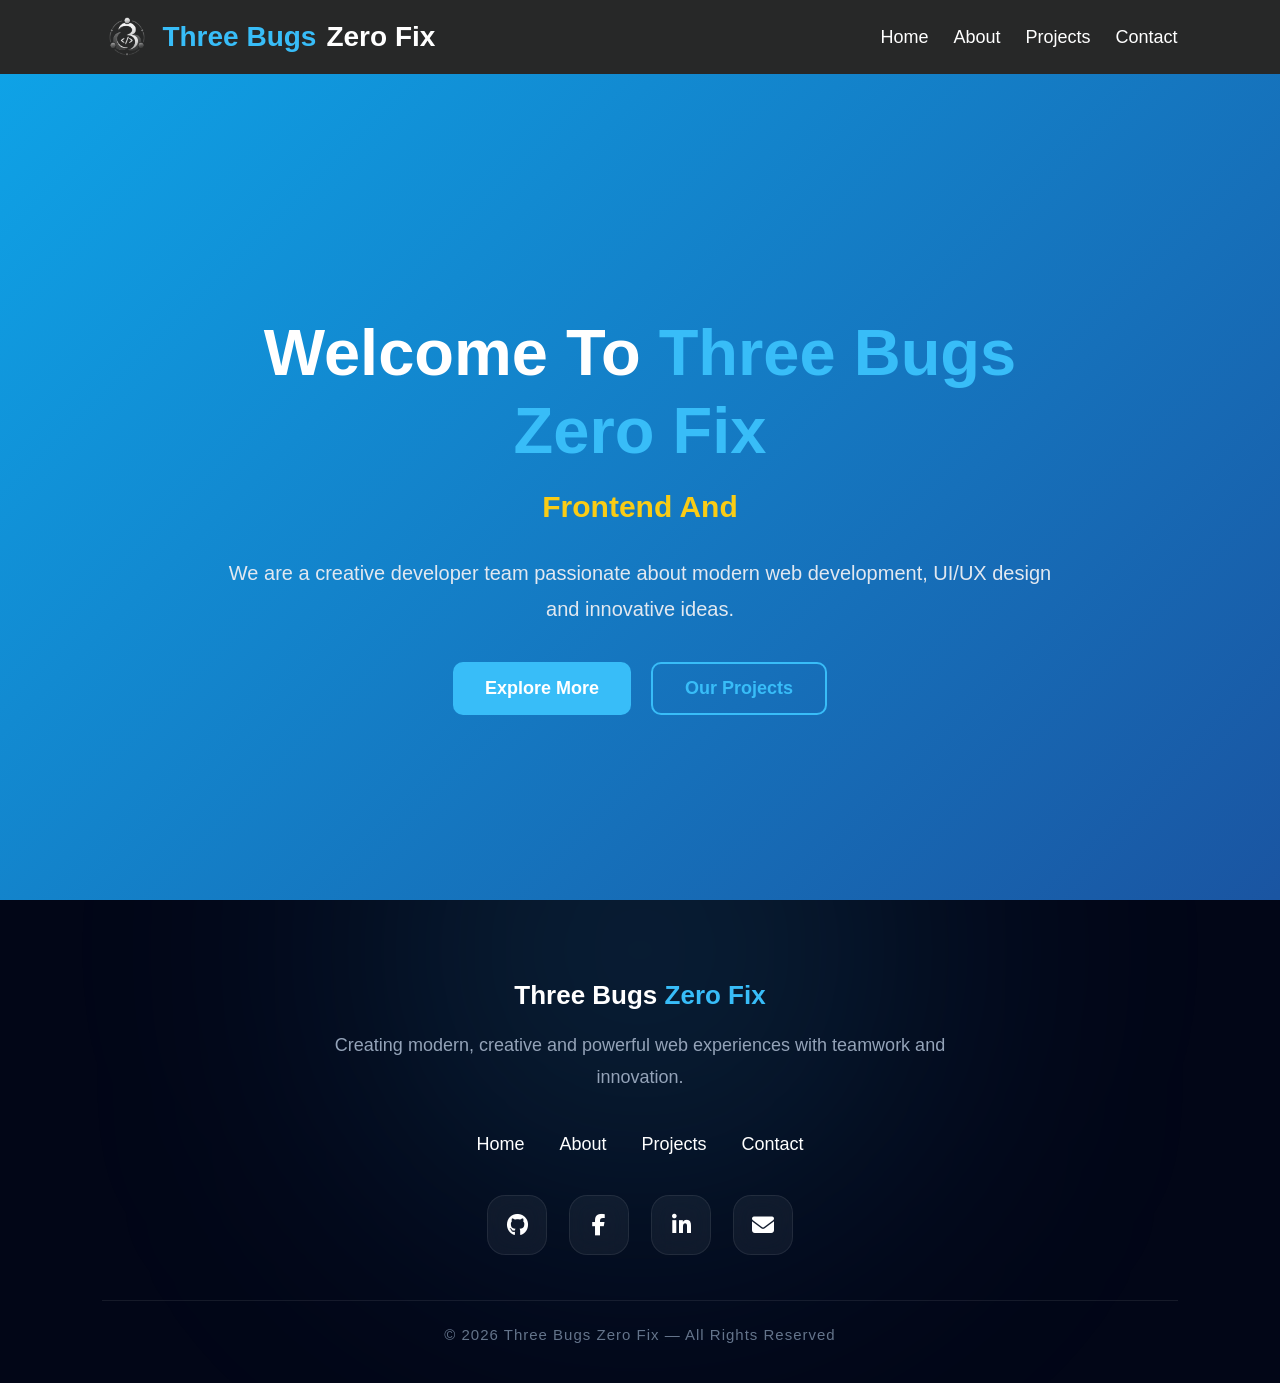
<file: index.html>
<!doctype html>
<html lang="en">
  <head>
    <meta charset="UTF-8" />
    <meta name="viewport" content="width=device-width, initial-scale=1.0" />
    <title>Three Bugs Zero Fix</title>

    <link rel="stylesheet" href="css/style.css" />

    <!--Font Awesome add-->
    <link
      rel="stylesheet"
      href="https://cdnjs.cloudflare.com/ajax/libs/font-awesome/6.5.2/css/all.min.css"
    />
  </head>

  <body>
    <!-- Navbar -->

    <nav class="navbar">
      <div class="logo">
        <img src="images/team-logo.jpg" alt="Logo" />
        Three Bugs <span class="accent">Zero Fix</span>
      </div>

      <ul class="nav-links">
        <li><a href="index.html">Home</a></li>
        <li><a href="about.html">About</a></li>
        <li><a href="projects.html">Projects</a></li>
        <li><a href="contact.html">Contact</a></li>
      </ul>

      <!-- Phone Menu Button -->
      <button
        class="menu-btn"
        aria-label="Toggle menu"
        tabindex="0"
        onKeyDown="this.click()"
      >
        ☰
      </button>
    </nav>

    <!-- Hero Section -->

    <section class="hero">
      <div class="hero-content">
        <h1>Welcome To <span>Three Bugs Zero Fix</span></h1>

        <h2 class="typing-text"></h2>

        <p>
          We are a creative developer team passionate about modern web
          development, UI/UX design and innovative ideas.
        </p>

        <div class="hero-buttons">
          <button class="btn-primary">Explore More</button>
          <button class="btn-secondary">Our Projects</button>
        </div>
      </div>
    </section>

    <!-- Footer -->

    <footer class="footer">
      <div class="footer-glow"></div>

      <div class="footer-container">
        <div class="footer-brand">
          <h3>Three Bugs <span>Zero Fix</span></h3>

          <p>
            Creating modern, creative and powerful web experiences with teamwork
            and innovation.
          </p>
        </div>

        <div class="footer-nav">
          <a href="/index.html">Home</a>
          <a href="/about.html">About</a>
          <a href="/projects.html">Projects</a>
          <a href="/contact.html">Contact</a>
        </div>

        <div class="footer-social">
          <a href="https://github.com/Three-Bugs-Zero-Fix"
            ><i class="fa-brands fa-github"></i
          ></a>

          <a href="#"><i class="fa-brands fa-facebook-f"></i></a>

          <a href="#"><i class="fa-brands fa-linkedin-in"></i></a>

          <a href="#"><i class="fa-solid fa-envelope"></i></a>
        </div>

        <div class="footer-bottom">
          <p>© 2026 Three Bugs Zero Fix — All Rights Reserved</p>
        </div>
      </div>
    </footer>
    <!-- end of footer -->

    <script src="js/script.js"></script>
  </body>
</html>
</file>
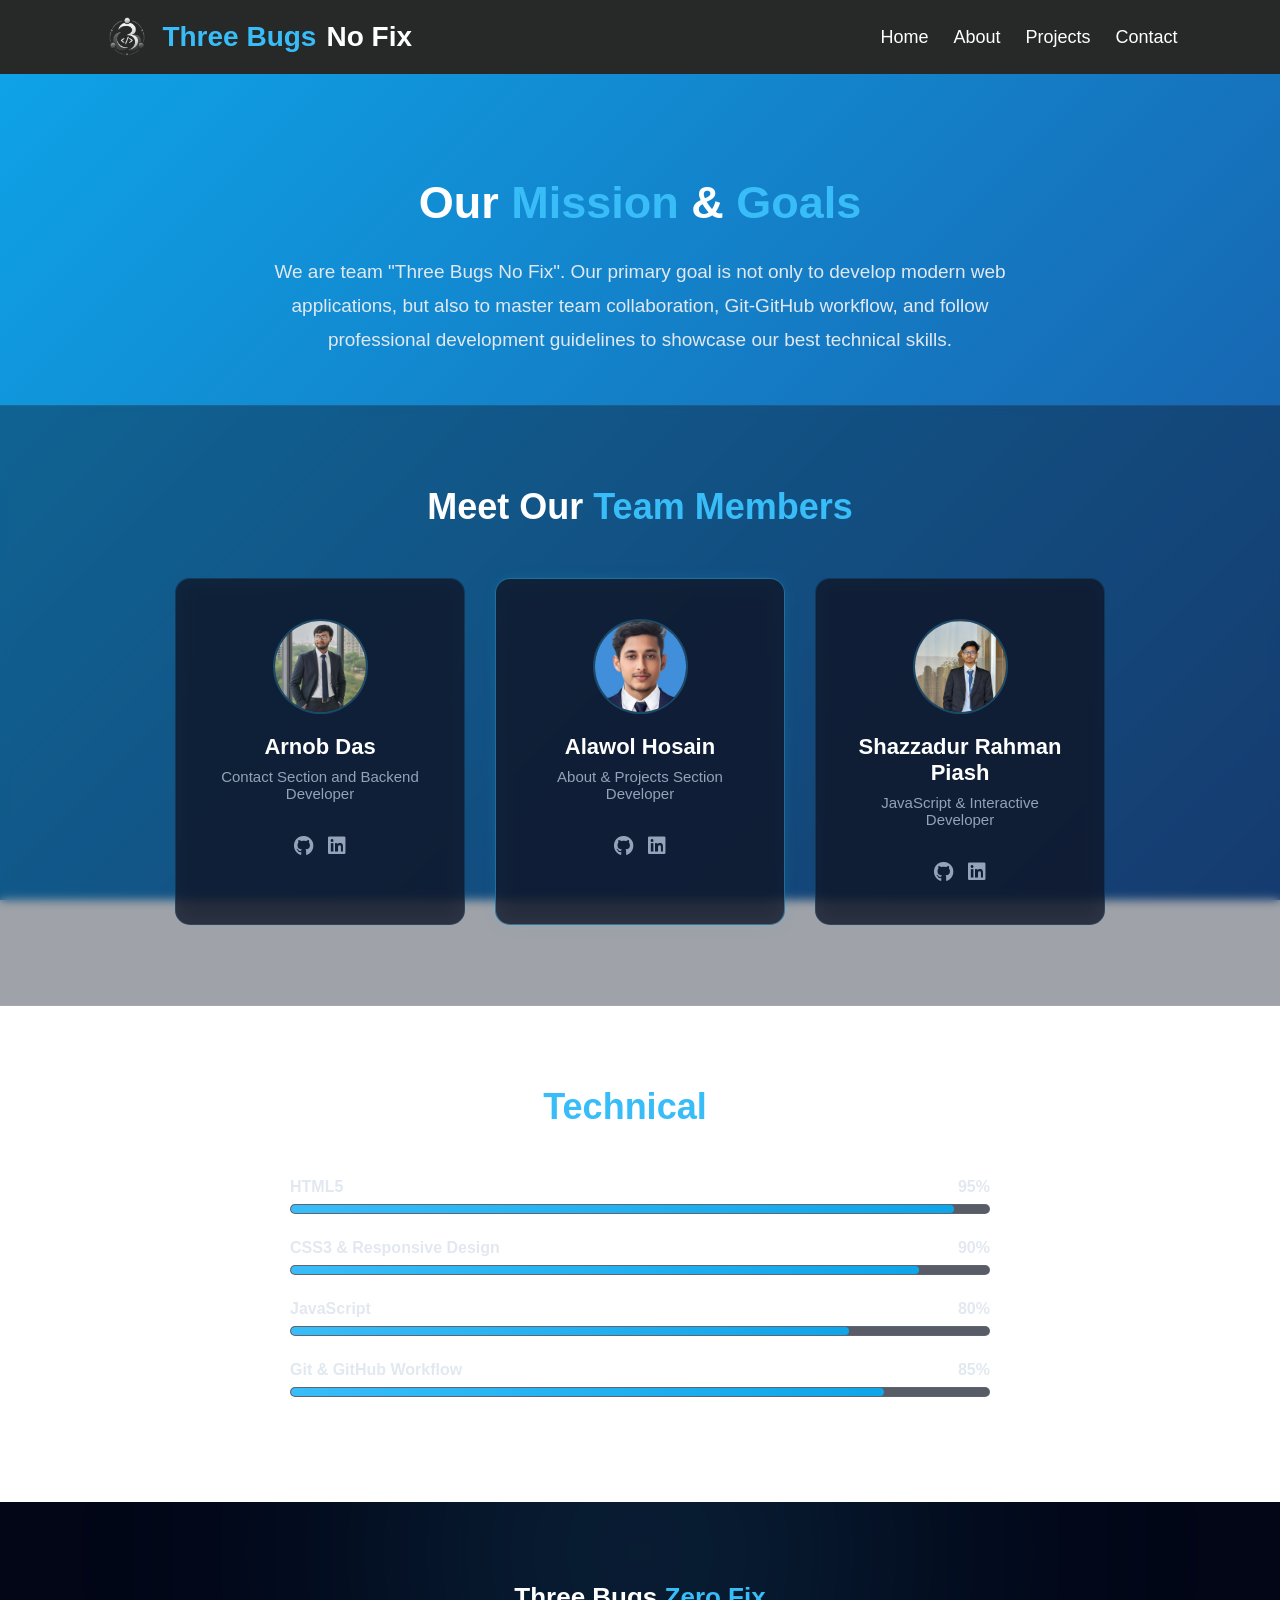
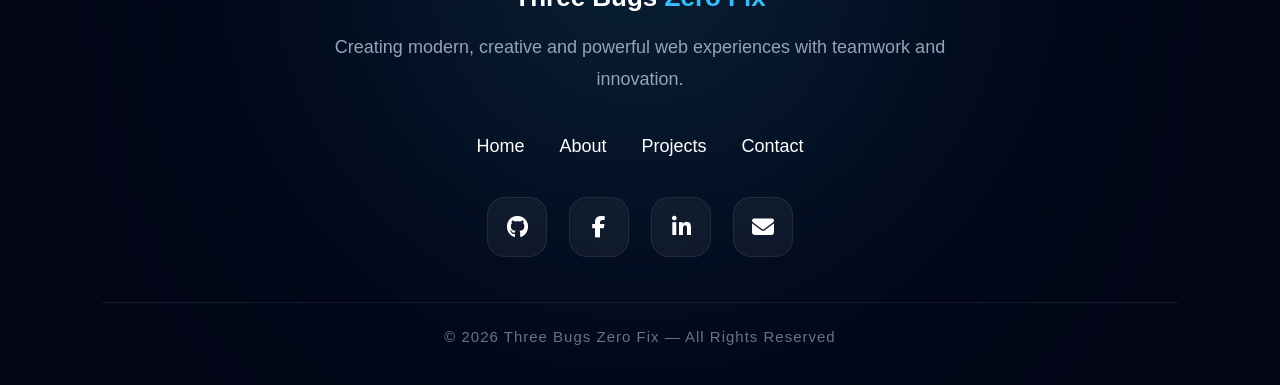
<file: about.html>
<!doctype html>
<html lang="en">
  <head>
    <meta charset="UTF-8" />
    <meta name="viewport" content="width=device-width, initial-scale=1.0" />
    <title>Three Bugs Zero Fix</title>

    <link rel="stylesheet" href="/css/style.css" />

    <!--Font Awesome add-->
    <link
      rel="stylesheet"
      href="https://cdnjs.cloudflare.com/ajax/libs/font-awesome/6.5.2/css/all.min.css"
    />
  </head>
  <body class="about-page-body">
    <nav class="navbar">
      <div class="logo">
        <img src="images/team-logo.jpg" alt="Logo" /> Three Bugs
        <span class="accent">No Fix</span>
      </div>
      <ul class="nav-links" id="navLinks">
        <li><a href="index.html">Home</a></li>
        <li><a href="about.html" class="about-active">About</a></li>
        <li><a href="projects.html">Projects</a></li>
        <li><a href="contact.html">Contact</a></li>
      </ul>
      <div class="menu-btn" id="menuBtn">
        <i class="fas fa-bars"></i>
      </div>
    </nav>

    <section class="about-hero-section">
      <div class="about-hero-content">
        <h1>Our <span>Mission</span> & <span>Goals</span></h1>
        <p>
          We are team "Three Bugs No Fix". Our primary goal is not only to
          develop modern web applications, but also to master team
          collaboration, Git-GitHub workflow, and follow professional
          development guidelines to showcase our best technical skills.
        </p>
      </div>
    </section>

    <section class="about-team-section">
      <h2 class="about-section-title">Meet Our <span>Team Members</span></h2>
      <div class="about-team-container">
        <div class="about-member-card">
          <div class="about-member-img">
            <img src="images/arnob.jpg" alt="Arnob Das" />
          </div>
          <h3>Arnob Das</h3>
          <p class="about-role">Contact Section and Backend Developer</p>
          <div class="about-member-social">
            <a href="https://github.com/code-silence" target="_blank"
              ><i class="fab fa-github"></i
            ></a>
            <a href="https://linkedin.com/in/your-arnob-profile" target="_blank"
              ><i class="fab fa-linkedin"></i
            ></a>
          </div>
        </div>
        <div class="about-member-card about-highlight-card">
          <div class="about-member-img">
            <img src="images/alawol.jpg" alt="Alawol Hosain" />
          </div>
          <h3>Alawol Hosain</h3>
          <p class="about-role">About & Projects Section Developer</p>
          <div class="about-member-social">
            <a href="https://github.com/alawoldiu" target="_blank"
              ><i class="fab fa-github"></i
            ></a>
            <a
              href="https://linkedin.com/in/your-alawol-profile"
              target="_blank"
              ><i class="fab fa-linkedin"></i
            ></a>
          </div>
        </div>
        <div class="about-member-card">
          <div class="about-member-img">
            <img src="images/piash.jpg" alt="Shazzadur Rahman Piash" />
          </div>
          <h3>Shazzadur Rahman Piash</h3>
          <p class="about-role">JavaScript & Interactive Developer</p>
          <div class="about-member-social">
            <a href="https://github.com/Piash123456" target="_blank"
              ><i class="fab fa-github"></i>
            </a>
            <a href="https://linkedin.com/in/your-piash-profile" target="_blank"
              ><i class="fab fa-linkedin"></i
            ></a>
          </div>
        </div>
      </div>
    </section>

    <section class="about-skills-section">
      <h2 class="about-section-title">Our <span>Technical</span> Skills</h2>
      <div class="about-skills-container">
        <div class="about-skill-box">
          <div class="about-skill-info">
            <span>HTML5</span>
            <span>95%</span>
          </div>
          <div class="about-skill-bar">
            <span class="about-html-bar"></span>
          </div>
        </div>

        <div class="about-skill-box">
          <div class="about-skill-info">
            <span>CSS3 & Responsive Design</span>
            <span>90%</span>
          </div>
          <div class="about-skill-bar"><span class="about-css-bar"></span></div>
        </div>

        <div class="about-skill-box">
          <div class="about-skill-info">
            <span>JavaScript</span>
            <span>80%</span>
          </div>
          <div class="about-skill-bar"><span class="about-js-bar"></span></div>
        </div>

        <div class="about-skill-box">
          <div class="about-skill-info">
            <span>Git & GitHub Workflow</span>
            <span>85%</span>
          </div>
          <div class="about-skill-bar"><span class="about-git-bar"></span></div>
        </div>
      </div>
    </section>

    <footer class="footer">
      <div class="footer-glow"></div>

      <div class="footer-container">
        <div class="footer-brand">
          <h3>Three Bugs <span>Zero Fix</span></h3>

          <p>
            Creating modern, creative and powerful web experiences with teamwork
            and innovation.
          </p>
        </div>

        <div class="footer-nav">
          <a href="/index.html">Home</a>
          <a href="/about.html">About</a>
          <a href="/projects.html">Projects</a>
          <a href="/contact.html">Contact</a>
        </div>

        <div class="footer-social">
          <a href="https://github.com/Three-Bugs-Zero-Fix"
            ><i class="fa-brands fa-github"></i
          ></a>

          <a href="#"><i class="fa-brands fa-facebook-f"></i></a>

          <a href="#"><i class="fa-brands fa-linkedin-in"></i></a>

          <a href="#"><i class="fa-solid fa-envelope"></i></a>
        </div>

        <div class="footer-bottom">
          <p>© 2026 Three Bugs Zero Fix — All Rights Reserved</p>
        </div>
      </div>
    </footer>

    <script src="js/script.js"></script>
  </body>
</html>
</file>
<file: css/style.css>
/* Reset */

* {
  margin: 0;
  padding: 0;
  box-sizing: border-box;
  font-family: Arial, Helvetica, sans-serif;
}

body {
  background: #0f172a;
  color: white;
}

/* Navbar */

.navbar {
  display: flex;
  justify-content: space-between;
  align-items: center;
  padding: 12px 8%;
  background: #272828;
  position: fixed;
  top: 0;
  left: 0;
  width: 100%;
  z-index: 1000;
}

.logo {
  display: flex;
  align-items: center;
  gap: 10px;
  font-size: 28px;
  font-weight: bold;
  color: #38bdf8;
}

.logo .accent {
  color: white;
}

.logo img {
  height: 50px;
  width: 50px;
  object-fit: contain;
  border-radius: 50%;
  mix-blend-mode: screen;
}

.nav-links {
  display: flex;
  list-style: none;
  gap: 25px;
}

.nav-links a {
  text-decoration: none;
  color: white;
  font-size: 18px;
  transition: 0.3s;
}

.nav-links a:hover {
  color: #38bdf8;
}

.menu-btn {
  display: none;
  font-size: 25px;
  cursor: pointer;
  color: white;
  background: #0f172a;
  border: 1px solid rgba(255, 255, 255, 0.12);
  border-radius: 10px;
  padding: 10px 14px;
  transition:
    background 0.3s,
    transform 0.2s;
}

/* Responsive phone/mobile view */
@media (max-width: 768px) {
  .navbar {
    flex-wrap: wrap;
    justify-content: space-between;
    gap: 15px;
    padding: 16px 5%;
  }

  .logo {
    font-size: 22px;
  }

  .logo img {
    height: 40px;
    width: 40px;
  }

  .menu-btn {
    display: block;
  }

  .nav-links {
    position: absolute;
    top: 72px;
    left: 0;
    right: 0;
    display: none;
    flex-direction: column;
    align-items: center;
    gap: 12px;
    background: #111827;
    padding: 16px 0 20px;
    border-top: 1px solid rgba(255, 255, 255, 0.08);
    z-index: 10;
  }

  .nav-links.active {
    display: flex;
  }

  .nav-links li {
    width: 100%;
    text-align: center;
  }

  .nav-links a {
    font-size: 20px;
    padding: 10px 24px;
    width: 100%;
    display: block;
  }
}

@media (max-width: 480px) {
  .navbar {
    padding: 14px 4%;
  }

  .logo {
    font-size: 20px;
  }

  .nav-links a {
    font-size: 18px;
    padding: 10px 18px;
  }
}

/* Hero Section */

.hero {
  position: relative;
  height: 100vh;

  background: linear-gradient(-45deg, #0f172a, #111827, #1e3a8a, #0ea5e9);

  background-size: 400% 400%;
  animation: gradientBG 12s ease infinite;

  display: flex;
  justify-content: center;
  align-items: center;
  text-align: center;

  padding: calc(60px + 12vh) 8% 40px;
  overflow: hidden;
}

/* Animated Gradient */

@keyframes gradientBG {
  0% {
    background-position: 0% 50%;
  }

  50% {
    background-position: 100% 50%;
  }

  100% {
    background-position: 0% 50%;
  }
}

/* Content */

.hero-content {
  position: relative;
  z-index: 2;
  max-width: 850px;
}

.hero-content h1 {
  font-size: 65px;
  margin-bottom: 20px;
  line-height: 1.2;
}

.hero-content h1 span {
  color: #38bdf8;
}

.typing-text {
  font-size: 30px;
  color: #facc15;
  height: 40px;
  margin-bottom: 25px;
  font-weight: bold;
}

.hero-content p {
  font-size: 20px;
  line-height: 1.8;
  color: #e2e8f0;
  margin-bottom: 35px;
}

/* Buttons */

.hero-buttons {
  display: flex;
  justify-content: center;
  gap: 20px;
  flex-wrap: wrap;
}

.btn-primary,
.btn-secondary {
  padding: 14px 32px;
  font-size: 18px;
  border-radius: 10px;
  cursor: pointer;
  transition: 0.3s;
  font-weight: bold;
}

.btn-primary {
  border: none;
  background: #38bdf8;
  color: white;
}

.btn-primary:hover {
  background: #0284c7;
  transform: translateY(-5px);
}

.btn-secondary {
  background: transparent;
  border: 2px solid #38bdf8;
  color: #38bdf8;
}

.btn-secondary:hover {
  background: #38bdf8;
  color: white;
  transform: translateY(-5px);
}

/* Mobile Responsive */

@media (max-width: 768px) {
  .hero-content h1 {
    font-size: 42px;
  }

  .typing-text {
    font-size: 24px;
  }

  .hero-content p {
    font-size: 17px;
  }

  .hero-buttons {
    flex-direction: column;
    align-items: center;
  }
}

@media (max-width: 480px) {
  .hero-content h1 {
    font-size: 34px;
  }

  .typing-text {
    font-size: 20px;
  }

  .hero-content p {
    font-size: 15px;
  }

  .btn-primary,
  .btn-secondary {
    width: 100%;
    max-width: 280px;
  }
}

/* Smooth Scroll */

html {
  scroll-behavior: smooth;
}

/* Better Responsive Layout */

@media (max-width: 992px) {
  .hero-content h1 {
    font-size: 50px;
  }

  .hero-content p {
    font-size: 18px;
  }
}

@media (max-width: 768px) {
  .hero {
    padding-top: 120px;
    padding-bottom: 80px;
  }

  .hero-content h1 {
    font-size: 40px;
  }

  .typing-text {
    font-size: 24px;
  }

  .hero-content p {
    font-size: 16px;
  }

  .hero-buttons {
    flex-direction: column;
    align-items: center;
  }

  .btn-primary,
  .btn-secondary {
    width: 250px;
  }
}

@media (max-width: 480px) {
  .hero-content h1 {
    font-size: 32px;
  }

  .typing-text {
    font-size: 20px;
  }

  .hero-content p {
    font-size: 15px;
  }

  .btn-primary,
  .btn-secondary {
    width: 100%;
  }
}

/* Footer  */

.footer {
  position: relative;

  overflow: hidden;

  background: #020617;

  padding: 80px 8% 40px;
}

/* Glow Background */

.footer-glow {
  position: absolute;

  width: 500px;
  height: 500px;

  background: rgba(56, 189, 248, 0.18);

  filter: blur(140px);

  top: -200px;
  left: 50%;

  transform: translateX(-50%);

  border-radius: 50%;
}

/* Container */

.footer-container {
  position: relative;

  z-index: 2;

  text-align: center;
}

/* Brand */

.footer-brand h3 {
  font-size: 26px;

  margin-bottom: 18px;

  color: white;
}

.footer-brand span {
  color: #38bdf8;
}

.footer-brand p {
  max-width: 700px;

  margin: auto;

  color: #94a3b8;

  line-height: 1.8;

  font-size: 18px;

  margin-bottom: 40px;
}

/* Navigation */

.footer-nav {
  display: flex;

  justify-content: center;

  gap: 35px;

  flex-wrap: wrap;

  margin-bottom: 40px;
}

.footer-nav a {
  position: relative;

  text-decoration: none;

  color: white;

  font-size: 18px;

  transition: 0.3s;
}

/* Underline Hover */

.footer-nav a::after {
  content: "";

  position: absolute;

  left: 0;
  bottom: -6px;

  width: 0%;

  height: 2px;

  background: #38bdf8;

  transition: 0.3s;
}

.footer-nav a:hover {
  color: #38bdf8;
}

.footer-nav a:hover::after {
  width: 100%;
}

/* Social Icons */

.footer-social {
  display: flex;

  justify-content: center;

  gap: 22px;

  margin-bottom: 45px;
}

.footer-social a {
  width: 60px;
  height: 60px;

  display: flex;

  align-items: center;

  justify-content: center;

  text-decoration: none;

  border-radius: 18px;

  background: rgba(255, 255, 255, 0.05);

  border: 1px solid rgba(255, 255, 255, 0.08);

  color: white;

  font-size: 22px;

  backdrop-filter: blur(12px);

  transition: 0.35s;
}

/* Hover Effect */

.footer-social a:hover {
  transform: translateY(-10px) rotate(5deg);

  background: #38bdf8;

  box-shadow: 0 0 25px rgba(56, 189, 248, 0.6);
}

/* Bottom */

.footer-bottom {
  border-top: 1px solid rgba(255, 255, 255, 0.08);

  padding-top: 25px;
}

.footer-bottom p {
  color: #64748b;

  font-size: 15px;

  letter-spacing: 1px;
}

/* Responsive */

@media (max-width: 768px) {
  .footer-brand h2 {
    font-size: 36px;
  }

  .footer-brand p {
    font-size: 16px;
  }

  .footer-nav {
    gap: 20px;
  }

  .footer-social a {
    width: 52px;
    height: 52px;

    font-size: 20px;
  }
}

/* Contact Section */

.contact {
  padding: calc(60px + 12vh) 8% 40px;
  background: linear-gradient(-45deg, #0f172a, #111827, #1e3a8a, #0ea5e9);
  background-size: 400% 400%;
  animation: gradientBG 12s ease infinite;
  min-height: 100vh;
  display: flex;
  justify-content: center;
  align-items: center;
  text-align: center;
}

.contact-content {
  max-width: 600px;
  width: 100%;
}

.contact-content h1 {
  font-size: 48px;
  margin-bottom: 40px;
  line-height: 1.2;
  color: white;
}

.contact-content h1 span {
  color: #38bdf8;
}

.contact-form {
  background: rgba(17, 24, 39, 0.9);
  padding: 40px;
  border-radius: 15px;
  box-shadow: 0 10px 30px rgba(0, 0, 0, 0.3);
  backdrop-filter: blur(10px);
}

.form-group {
  margin-bottom: 25px;
  text-align: left;
}

.form-group label {
  display: block;
  margin-bottom: 8px;
  font-size: 16px;
  color: #e2e8f0;
  font-weight: bold;
}

.form-group input,
.form-group textarea {
  width: 100%;
  padding: 12px 15px;
  border: 2px solid rgba(56, 189, 248, 0.3);
  border-radius: 8px;
  background: rgba(15, 23, 42, 0.8);
  color: white;
  font-size: 16px;
  transition:
    border-color 0.3s,
    box-shadow 0.3s;
}

.form-group input:focus,
.form-group textarea:focus {
  outline: none;
  border-color: #38bdf8;
  box-shadow: 0 0 10px rgba(56, 189, 248, 0.5);
}

.form-group textarea {
  resize: vertical;
  min-height: 120px;
}

.submit-btn {
  width: 100%;
  padding: 14px 32px;
  font-size: 18px;
  border: none;
  border-radius: 10px;
  background: #38bdf8;
  color: white;
  cursor: pointer;
  transition:
    background 0.3s,
    transform 0.2s;
  font-weight: bold;
  margin-top: 10px;
}

.submit-btn:hover {
  background: #0284c7;
  transform: translateY(-3px);
}

/* Mobile Responsive for Contact page*/

@media (max-width: 768px) {
  .contact {
    padding: 100px 5%;
  }

  .contact-content h1 {
    font-size: 36px;
  }

  .contact-form {
    padding: 30px 20px;
  }
}

@media (max-width: 480px) {
  .contact-content h1 {
    font-size: 28px;
  }

  .contact-form {
    padding: 25px 15px;
  }

  .form-group input,
  .form-group textarea {
    font-size: 16px;
    /* Prevent zoom on iOS */
  }
}

/* ==========================================================================
   About Page Specific Styles (Added by Member 2 - Alawol) - MATCHED
   ========================================================================== */

body.about-page-body {
  background: linear-gradient(-45deg, #0ea5e9, #0f172a, #1e3a8a, #0ea5e9);
  background-size: 400% 400%;
  animation: aboutPageGlow 10s ease infinite;
  background-attachment: fixed;
}

/* Custom keyframe for About smooth background loop */
@keyframes aboutPageGlow {
  0% {
    background-position: 0% 50%;
  }
  50% {
    background-position: 100% 50%;
  }
  100% {
    background-position: 0% 50%;
  }
}

/* About Hero / Mission Section (Fully transparent to show body BG) */
.about-hero-section {
  position: relative;
  min-height: 45vh;
  background: transparent;
  display: flex;
  justify-content: center;
  align-items: center;
  text-align: center;
  padding: calc(60px + 12vh) 8% 40px;
}

.about-hero-content {
  max-width: 800px;
  margin: 0 auto;
}

.about-hero-content h1 {
  font-size: 45px;
  margin-bottom: 25px;
  line-height: 1.2;
  color: white;
}

.about-hero-content h1 span {
  color: #38bdf8;
}

.about-hero-content p {
  font-size: 19px;
  line-height: 1.8;
  color: #e2e8f0;
}

/* Common Section Title */
.about-section-title {
  font-size: 36px;
  text-align: center;
  margin-bottom: 50px;
  color: white;
}

.about-section-title span {
  color: #38bdf8;
}

/* Team Section (Semi-transparent glassmorphism style) */
.about-team-section {
  padding: 80px 8%;
  background: rgba(17, 24, 39, 0.4);
  backdrop-filter: blur(5px);
  border-top: 1px solid rgba(255, 255, 255, 0.05);
  border-bottom: 1px solid rgba(255, 255, 255, 0.05);
}

.about-team-container {
  display: flex;
  justify-content: center;
  gap: 30px;
  flex-wrap: wrap;
  max-width: 1200px;
  margin: 0 auto;
}

.about-member-card {
  background: rgba(15, 23, 42, 0.75);
  border: 1px solid rgba(56, 189, 248, 0.15);
  border-radius: 15px;
  padding: 40px 30px;
  text-align: center;
  width: 290px;
  backdrop-filter: blur(10px);
  transition:
    transform 0.3s,
    box-shadow 0.3s,
    border-color 0.3s;
}

.about-member-card:hover {
  transform: translateY(-8px);
  box-shadow: 0 10px 25px rgba(56, 189, 248, 0.25);
  border-color: #38bdf8;
}

/* Highlight Member 2 (Alawol) Card */
.about-highlight-card {
  border-color: rgba(56, 189, 248, 0.5);
  box-shadow: 0 0 15px rgba(56, 189, 248, 0.1);
}

.about-member-img {
  width: 95px;
  height: 95px;
  background: rgba(17, 24, 39, 0.8);
  border-radius: 50%;
  margin: 0 auto 20px;
  display: flex;
  align-items: center;
  justify-content: center;
  font-size: 38px;
  color: #38bdf8;
  border: 2px solid rgba(56, 189, 248, 0.3);
}
/* Team member picture styling */
.about-member-img img {
  width: 100%;
  height: 100%;
  object-fit: cover;
  border-radius: 50%;
}

.about-member-card h3 {
  font-size: 22px;
  margin-bottom: 8px;
  color: white;
}

.about-role {
  color: #94a3b8;
  font-size: 15px;
  margin-bottom: 25px;
  height: 42px;
}

.about-member-social {
  display: flex;
  justify-content: center;
  gap: 15px;
}

.about-member-social a {
  color: #94a3b8;
  font-size: 20px;
  transition: 0.3s;
}

.about-member-social a:hover {
  color: #38bdf8;
  transform: scale(1.1);
}

/* Skills Section (Fully transparent) */
.about-skills-section {
  padding: 80px 8%;
  background: transparent;
}

.about-skills-container {
  max-width: 700px;
  margin: 0 auto;
}

.about-skill-box {
  margin-bottom: 25px;
}

.about-skill-info {
  display: flex;
  justify-content: space-between;
  margin-bottom: 8px;
  font-size: 16px;
  font-weight: bold;
  color: #e2e8f0;
}

.about-skill-bar {
  width: 100%;
  height: 10px;
  background: rgba(17, 24, 39, 0.7);
  border-radius: 5px;
  overflow: hidden;
  border: 1px solid rgba(255, 255, 255, 0.05);
}

.about-skill-bar span {
  display: block;
  height: 100%;
  background: linear-gradient(90deg, #38bdf8, #0ea5e9);
  border-radius: 5px;
}

/* Skills Individual Widths */
.about-html-bar {
  width: 95%;
}
.about-css-bar {
  width: 90%;
}
.about-js-bar {
  width: 80%;
}
.about-git-bar {
  width: 85%;
}

/* Responsive Adjustments for About Page */
@media (max-width: 768px) {
  .about-hero-section {
    padding-top: 100px;
    padding-bottom: 40px;
    min-height: auto;
  }
  .about-hero-content h1 {
    font-size: 36px;
  }
  .about-hero-content p {
    font-size: 16px;
  }
  .about-section-title {
    font-size: 28px;
  }
  .about-member-card {
    width: 100%;
    max-width: 320px;
  }
}

@media (max-width: 480px) {
  .about-hero-content h1 {
    font-size: 30px;
  }
}
</file>
